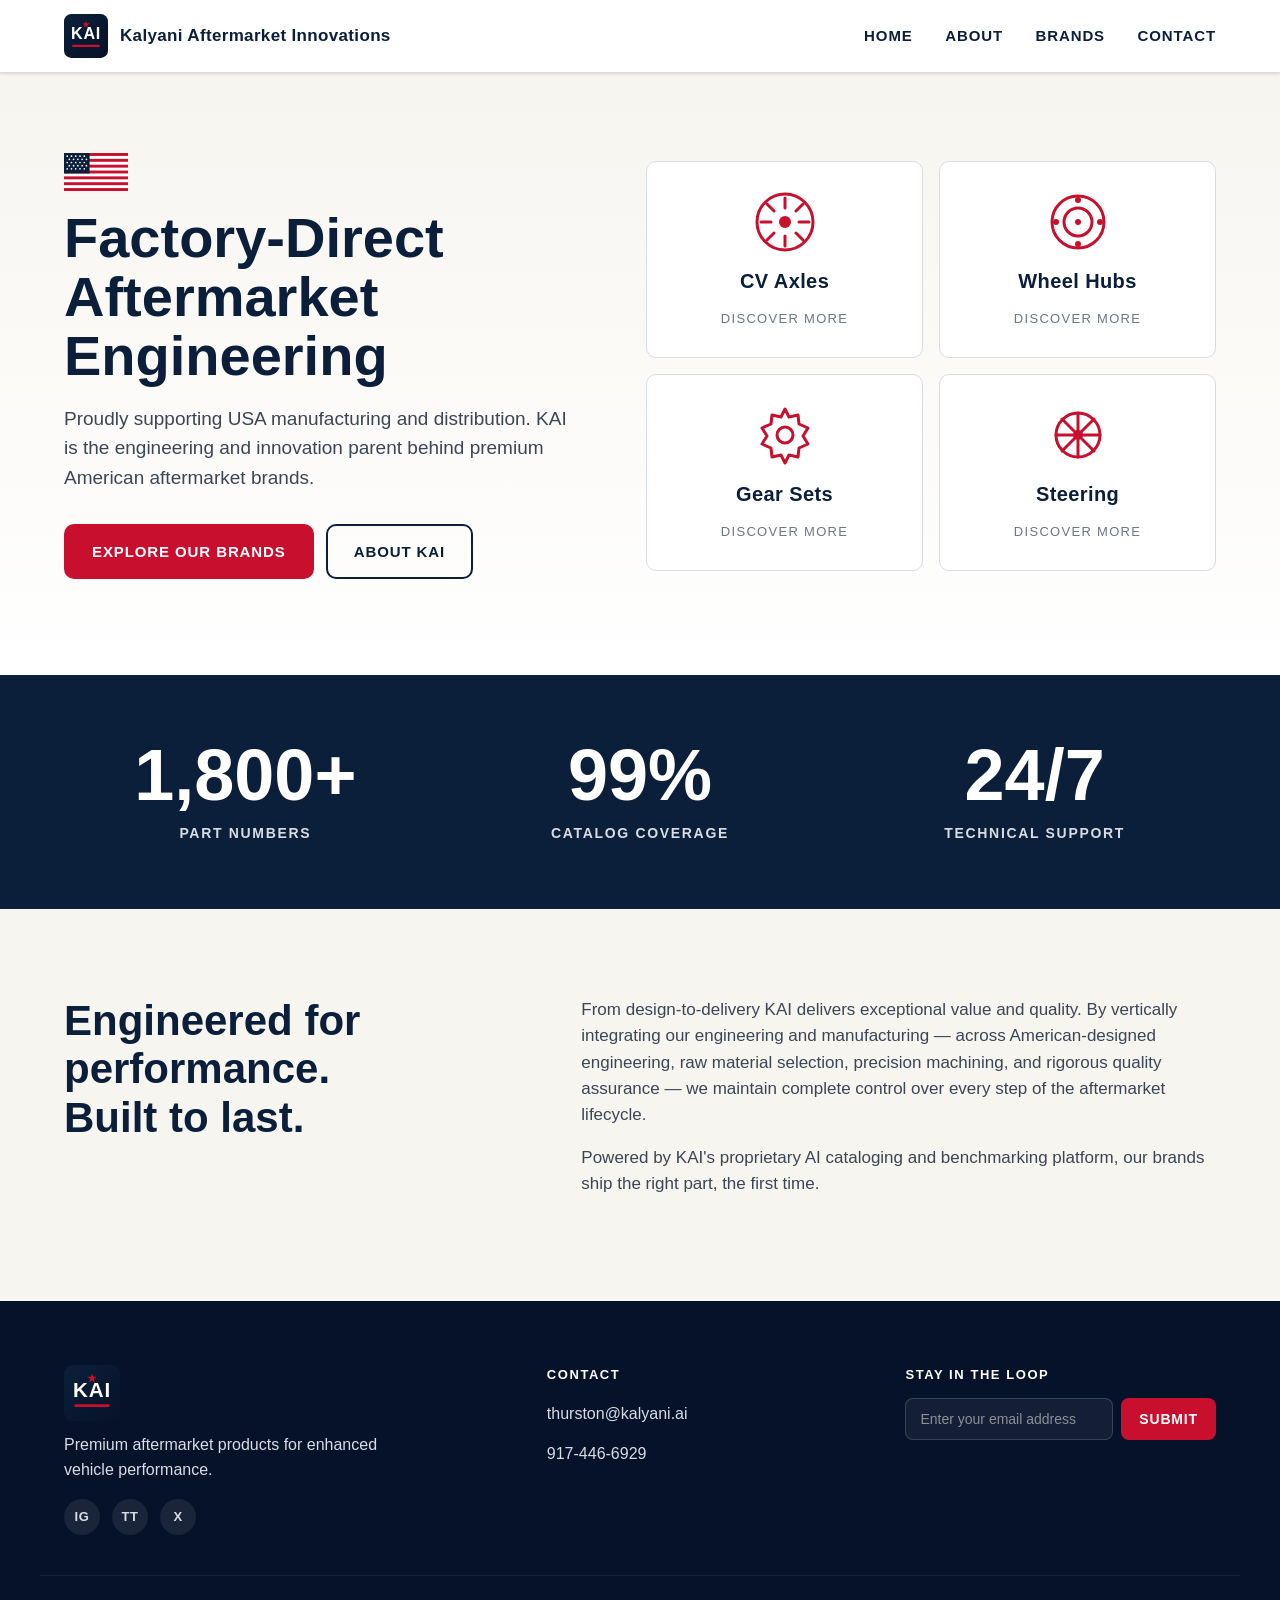
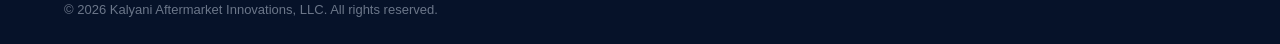
<file: index.html>
<!DOCTYPE html>
<html lang="en">
<head>
<meta charset="UTF-8" />
<meta name="viewport" content="width=device-width, initial-scale=1.0" />
<title>Kalyani Aftermarket Innovations | Factory-Direct Aftermarket Engineering</title>
<meta name="description" content="KAI — Kalyani Aftermarket Innovations. Vertically integrated engineering, manufacturing, and AI-powered cataloging behind premium American aftermarket brands." />
<link rel="icon" type="image/svg+xml" href="assets/favicon.svg" />
<link rel="stylesheet" href="styles.css" />
</head>
<body>

<header class="site-header">
  <div class="container nav">
    <a class="brand" href="/">
      <img src="assets/logo.svg" alt="KAI — Kalyani Aftermarket Innovations" class="brand-mark" />
      <span class="brand-text">Kalyani Aftermarket Innovations</span>
    </a>
    <nav class="primary-nav" aria-label="Primary">
      <a href="/">Home</a>
      <a href="/about.html">About</a>
      <a href="/brands.html">Brands</a>
      <a href="/contact.html">Contact</a>
    </nav>
  </div>
</header>

<section class="hero">
  <div class="container hero-grid">
    <div class="hero-copy">
      <img src="assets/flag.svg" alt="" class="flag" aria-hidden="true" />
      <h1>Factory-Direct Aftermarket Engineering</h1>
      <p class="lede">Proudly supporting USA manufacturing and distribution. KAI is the engineering and innovation parent behind premium American aftermarket brands.</p>
      <div class="cta-row">
        <a class="btn btn-primary" href="/brands.html">Explore Our Brands</a>
        <a class="btn btn-ghost" href="/about.html">About KAI</a>
      </div>
    </div>
    <div class="product-grid">
      <a class="product-card" href="/brands.html">
        <div class="product-icon" aria-hidden="true">
          <svg viewBox="0 0 64 64" fill="none" xmlns="http://www.w3.org/2000/svg"><circle cx="32" cy="32" r="28" stroke="currentColor" stroke-width="3"/><circle cx="32" cy="32" r="6" fill="currentColor"/><path d="M32 8v10M32 46v10M8 32h10M46 32h10M14 14l7 7M43 43l7 7M14 50l7-7M43 21l7-7" stroke="currentColor" stroke-width="3" stroke-linecap="round"/></svg>
        </div>
        <h3>CV Axles</h3>
        <p>Discover More</p>
      </a>
      <a class="product-card" href="/brands.html">
        <div class="product-icon" aria-hidden="true">
          <svg viewBox="0 0 64 64" fill="none" xmlns="http://www.w3.org/2000/svg"><circle cx="32" cy="32" r="26" stroke="currentColor" stroke-width="3"/><circle cx="32" cy="32" r="14" stroke="currentColor" stroke-width="3"/><circle cx="32" cy="32" r="3" fill="currentColor"/><circle cx="32" cy="10" r="3" fill="currentColor"/><circle cx="32" cy="54" r="3" fill="currentColor"/><circle cx="10" cy="32" r="3" fill="currentColor"/><circle cx="54" cy="32" r="3" fill="currentColor"/></svg>
        </div>
        <h3>Wheel Hubs</h3>
        <p>Discover More</p>
      </a>
      <a class="product-card" href="/brands.html">
        <div class="product-icon" aria-hidden="true">
          <svg viewBox="0 0 64 64" fill="none" xmlns="http://www.w3.org/2000/svg"><path d="M32 6l4 8 9-2 1 9 9 4-5 8 5 8-9 4-1 9-9-2-4 8-4-8-9 2-1-9-9-4 5-8-5-8 9-4 1-9 9 2z" stroke="currentColor" stroke-width="3" stroke-linejoin="round"/><circle cx="32" cy="32" r="8" stroke="currentColor" stroke-width="3"/></svg>
        </div>
        <h3>Gear Sets</h3>
        <p>Discover More</p>
      </a>
      <a class="product-card" href="/brands.html">
        <div class="product-icon" aria-hidden="true">
          <svg viewBox="0 0 64 64" fill="none" xmlns="http://www.w3.org/2000/svg"><circle cx="32" cy="32" r="22" stroke="currentColor" stroke-width="3"/><path d="M32 10v44M10 32h44M16 16l32 32M48 16L16 48" stroke="currentColor" stroke-width="3" stroke-linecap="round"/><circle cx="32" cy="32" r="5" fill="currentColor"/></svg>
        </div>
        <h3>Steering</h3>
        <p>Discover More</p>
      </a>
    </div>
  </div>
</section>

<section class="stats">
  <div class="container">
    <div class="stats-grid">
      <div class="stat">
        <div class="stat-num">1,800+</div>
        <div class="stat-label">Part Numbers</div>
      </div>
      <div class="stat">
        <div class="stat-num">99%</div>
        <div class="stat-label">Catalog Coverage</div>
      </div>
      <div class="stat">
        <div class="stat-num">24/7</div>
        <div class="stat-label">Technical Support</div>
      </div>
    </div>
  </div>
</section>

<section class="pitch">
  <div class="container pitch-grid">
    <div>
      <h2>Engineered for performance.<br />Built to last.</h2>
    </div>
    <div>
      <p>From design-to-delivery KAI delivers exceptional value and quality. By vertically integrating our engineering and manufacturing — across American-designed engineering, raw material selection, precision machining, and rigorous quality assurance — we maintain complete control over every step of the aftermarket lifecycle.</p>
      <p>Powered by KAI's proprietary AI cataloging and benchmarking platform, our brands ship the right part, the first time.</p>
    </div>
  </div>
</section>

<footer class="site-footer">
  <div class="container footer-grid">
    <div>
      <img src="assets/logo.svg" alt="KAI" class="brand-mark" />
      <p class="footer-tag">Premium aftermarket products for enhanced vehicle performance.</p>
      <div class="socials">
        <a href="https://www.instagram.com/" aria-label="Instagram">IG</a>
        <a href="https://tiktok.com/" aria-label="TikTok">TT</a>
        <a href="https://x.com/" aria-label="X">X</a>
      </div>
    </div>
    <div>
      <h4>Contact</h4>
      <p><a href="mailto:thurston@kalyani.ai">thurston@kalyani.ai</a></p>
      <p><a href="tel:+19174466929">917-446-6929</a></p>
    </div>
    <div>
      <h4>Stay in the loop</h4>
      <form class="signup" onsubmit="event.preventDefault(); this.querySelector('button').textContent='Thanks!';">
        <input type="email" placeholder="Enter your email address" required />
        <button type="submit">Submit</button>
      </form>
    </div>
  </div>
  <div class="container copyright">© <span id="yr"></span> Kalyani Aftermarket Innovations, LLC. All rights reserved.</div>
</footer>

<script>document.getElementById('yr').textContent = new Date().getFullYear();</script>
</body>
</html>
</file>
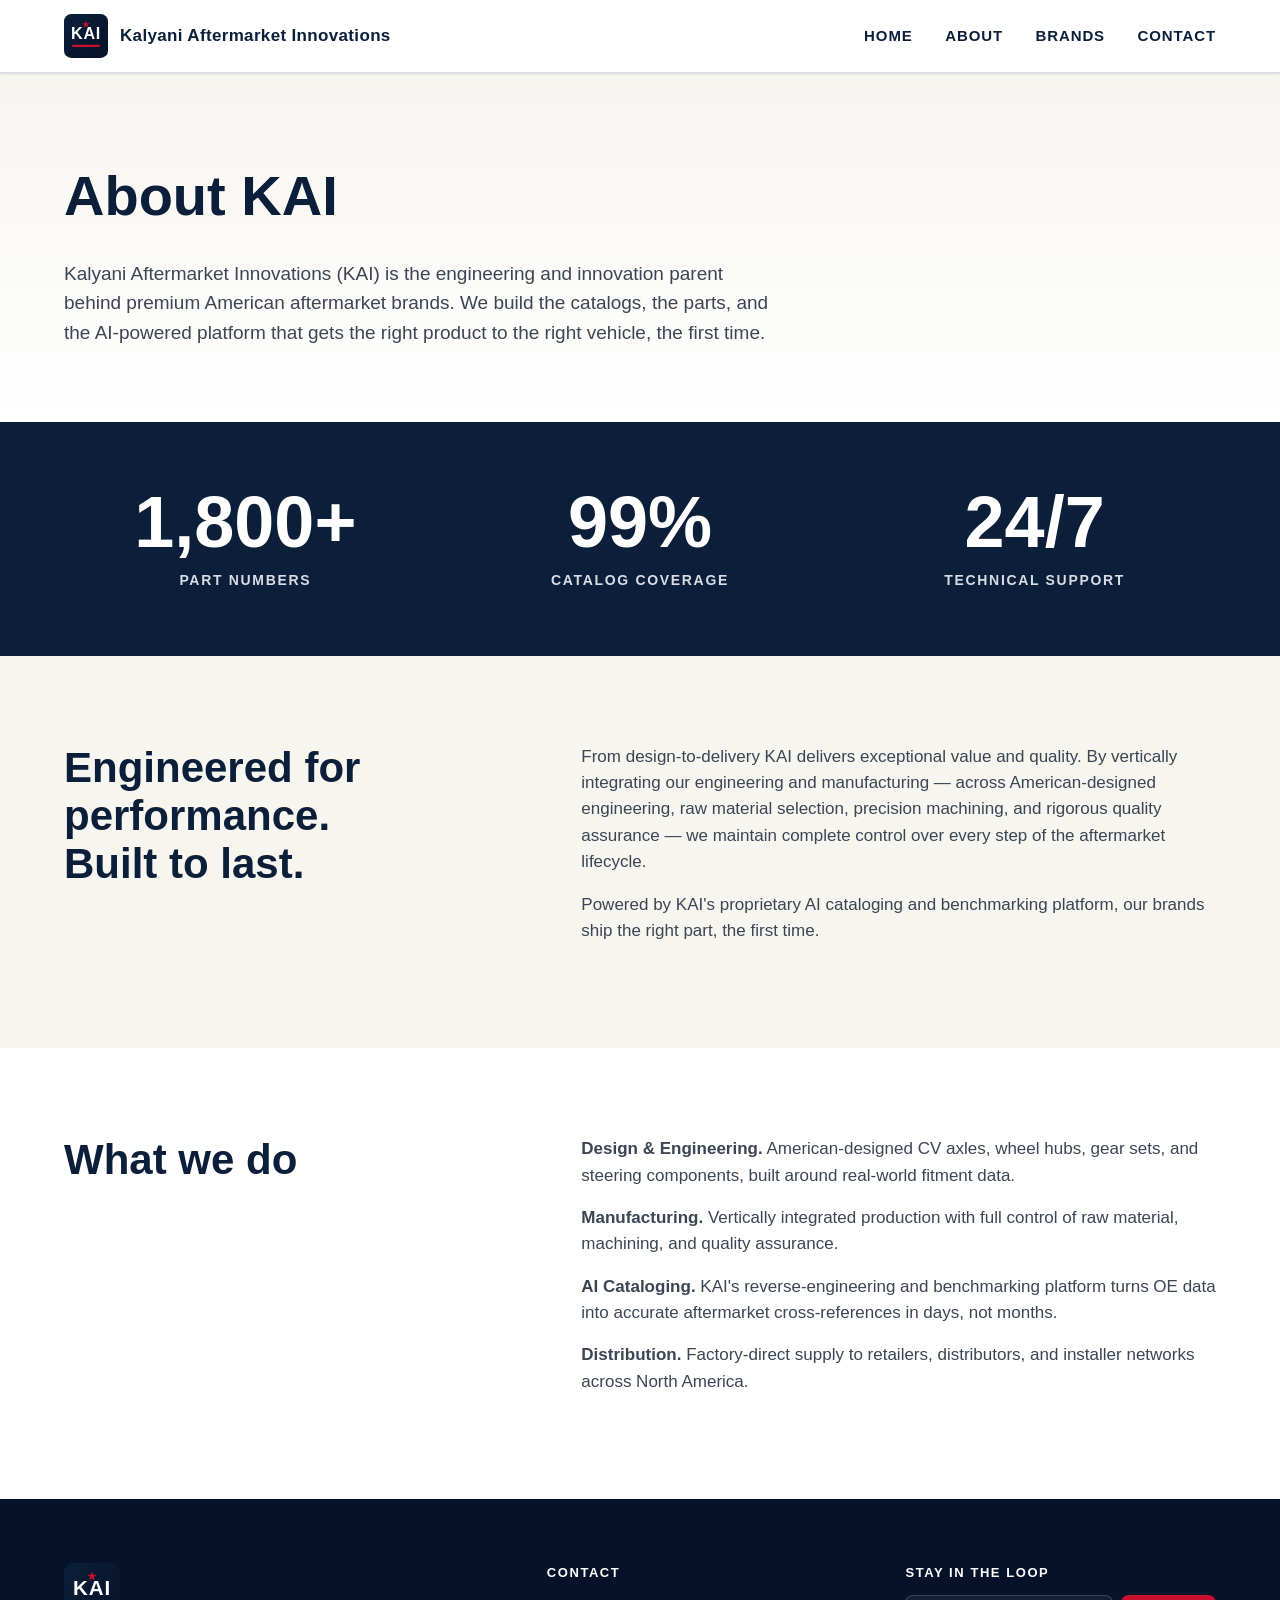
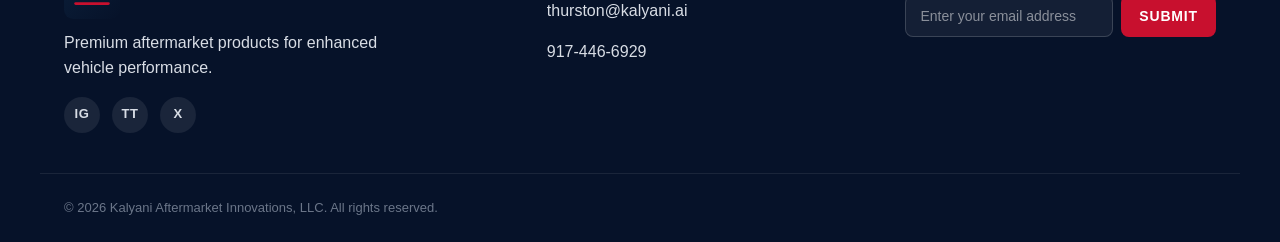
<file: about.html>
<!DOCTYPE html>
<html lang="en">
<head>
<meta charset="UTF-8" />
<meta name="viewport" content="width=device-width, initial-scale=1.0" />
<title>About | Kalyani Aftermarket Innovations</title>
<meta name="description" content="KAI is the engineering and innovation parent behind premium American aftermarket brands. Vertically integrated from design to delivery." />
<link rel="icon" type="image/svg+xml" href="assets/favicon.svg" />
<link rel="stylesheet" href="styles.css" />
</head>
<body>

<header class="site-header">
  <div class="container nav">
    <a class="brand" href="/">
      <img src="assets/logo.svg" alt="KAI" class="brand-mark" />
      <span class="brand-text">Kalyani Aftermarket Innovations</span>
    </a>
    <nav class="primary-nav" aria-label="Primary">
      <a href="/">Home</a>
      <a href="/about.html">About</a>
      <a href="/brands.html">Brands</a>
      <a href="/contact.html">Contact</a>
    </nav>
  </div>
</header>

<section class="page-hero">
  <div class="container">
    <h1>About KAI</h1>
    <p>Kalyani Aftermarket Innovations (KAI) is the engineering and innovation parent behind premium American aftermarket brands. We build the catalogs, the parts, and the AI-powered platform that gets the right product to the right vehicle, the first time.</p>
  </div>
</section>

<section class="stats">
  <div class="container">
    <div class="stats-grid">
      <div class="stat">
        <div class="stat-num">1,800+</div>
        <div class="stat-label">Part Numbers</div>
      </div>
      <div class="stat">
        <div class="stat-num">99%</div>
        <div class="stat-label">Catalog Coverage</div>
      </div>
      <div class="stat">
        <div class="stat-num">24/7</div>
        <div class="stat-label">Technical Support</div>
      </div>
    </div>
  </div>
</section>

<section class="pitch">
  <div class="container pitch-grid">
    <div>
      <h2>Engineered for performance.<br />Built to last.</h2>
    </div>
    <div>
      <p>From design-to-delivery KAI delivers exceptional value and quality. By vertically integrating our engineering and manufacturing — across American-designed engineering, raw material selection, precision machining, and rigorous quality assurance — we maintain complete control over every step of the aftermarket lifecycle.</p>
      <p>Powered by KAI's proprietary AI cataloging and benchmarking platform, our brands ship the right part, the first time.</p>
    </div>
  </div>
</section>

<section class="pitch" style="background: var(--white);">
  <div class="container pitch-grid">
    <div>
      <h2>What we do</h2>
    </div>
    <div>
      <p><strong>Design &amp; Engineering.</strong> American-designed CV axles, wheel hubs, gear sets, and steering components, built around real-world fitment data.</p>
      <p><strong>Manufacturing.</strong> Vertically integrated production with full control of raw material, machining, and quality assurance.</p>
      <p><strong>AI Cataloging.</strong> KAI's reverse-engineering and benchmarking platform turns OE data into accurate aftermarket cross-references in days, not months.</p>
      <p><strong>Distribution.</strong> Factory-direct supply to retailers, distributors, and installer networks across North America.</p>
    </div>
  </div>
</section>

<footer class="site-footer">
  <div class="container footer-grid">
    <div>
      <img src="assets/logo.svg" alt="KAI" class="brand-mark" />
      <p class="footer-tag">Premium aftermarket products for enhanced vehicle performance.</p>
      <div class="socials">
        <a href="https://www.instagram.com/" aria-label="Instagram">IG</a>
        <a href="https://tiktok.com/" aria-label="TikTok">TT</a>
        <a href="https://x.com/" aria-label="X">X</a>
      </div>
    </div>
    <div>
      <h4>Contact</h4>
      <p><a href="mailto:thurston@kalyani.ai">thurston@kalyani.ai</a></p>
      <p><a href="tel:+19174466929">917-446-6929</a></p>
    </div>
    <div>
      <h4>Stay in the loop</h4>
      <form class="signup" onsubmit="event.preventDefault(); this.querySelector('button').textContent='Thanks!';">
        <input type="email" placeholder="Enter your email address" required />
        <button type="submit">Submit</button>
      </form>
    </div>
  </div>
  <div class="container copyright">© <span id="yr"></span> Kalyani Aftermarket Innovations, LLC. All rights reserved.</div>
</footer>

<script>document.getElementById('yr').textContent = new Date().getFullYear();</script>
</body>
</html>
</file>
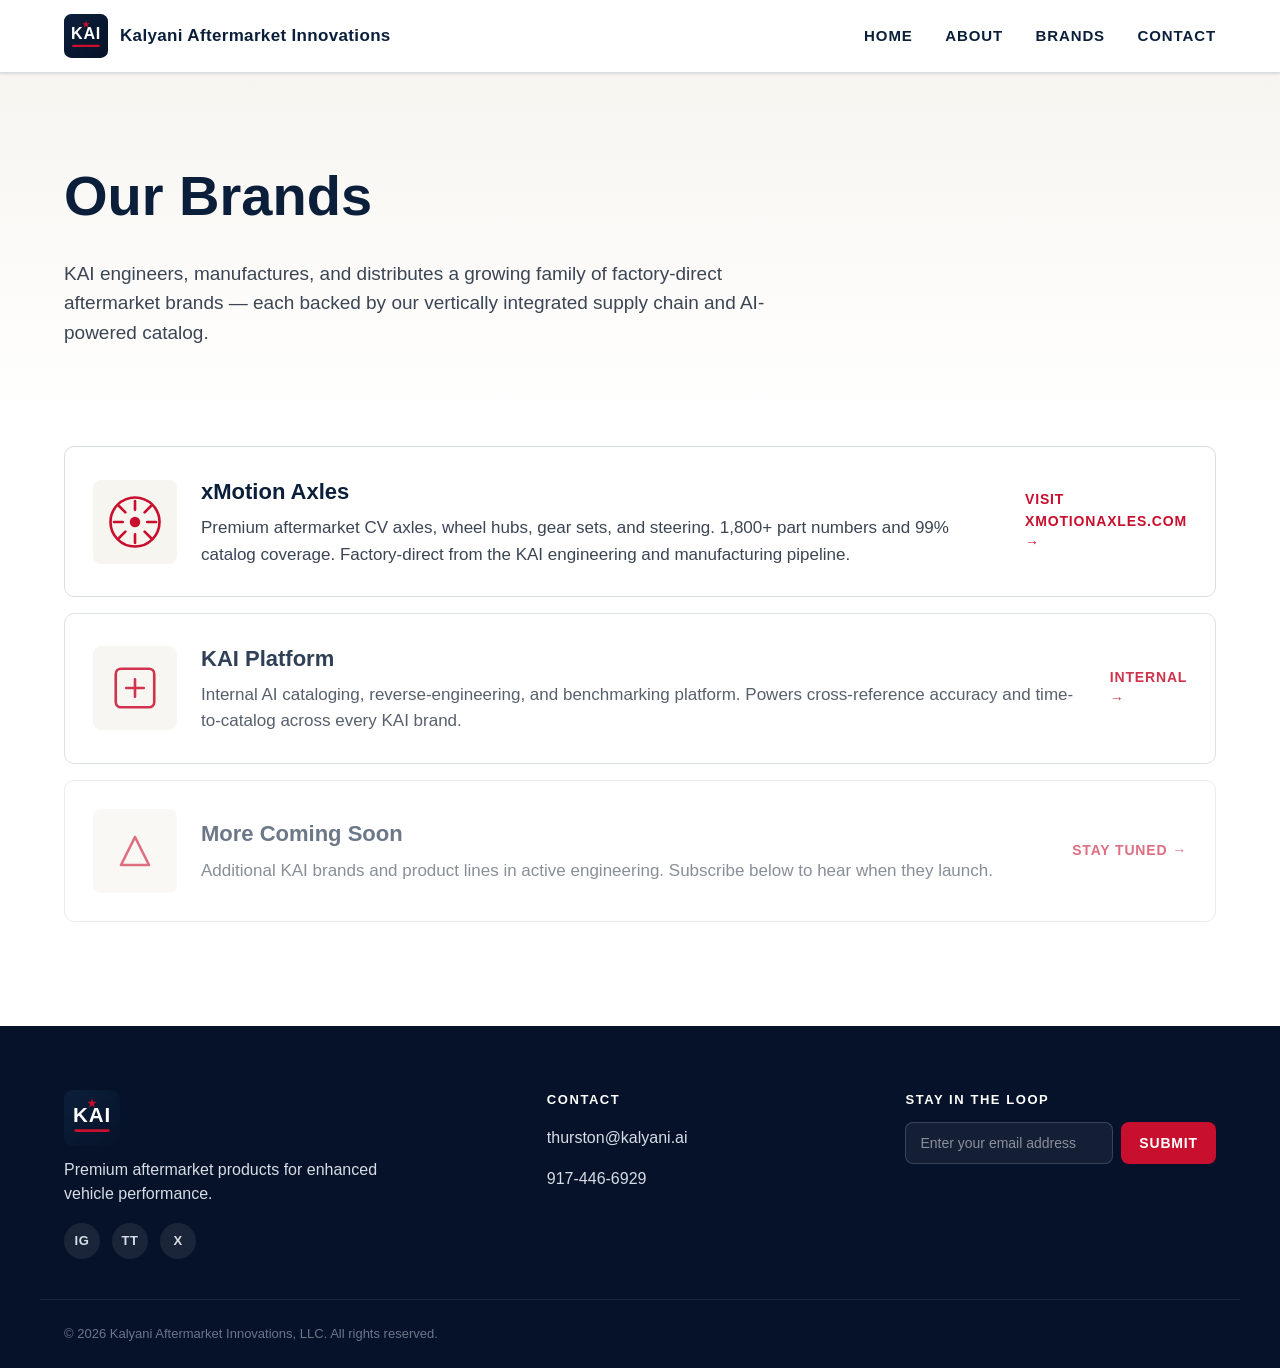
<file: brands.html>
<!DOCTYPE html>
<html lang="en">
<head>
<meta charset="UTF-8" />
<meta name="viewport" content="width=device-width, initial-scale=1.0" />
<title>Brands | Kalyani Aftermarket Innovations</title>
<meta name="description" content="Premium American aftermarket brands engineered and supplied by KAI. xMotion Axles and emerging product lines." />
<link rel="icon" type="image/svg+xml" href="assets/favicon.svg" />
<link rel="stylesheet" href="styles.css" />
</head>
<body>

<header class="site-header">
  <div class="container nav">
    <a class="brand" href="/">
      <img src="assets/logo.svg" alt="KAI" class="brand-mark" />
      <span class="brand-text">Kalyani Aftermarket Innovations</span>
    </a>
    <nav class="primary-nav" aria-label="Primary">
      <a href="/">Home</a>
      <a href="/about.html">About</a>
      <a href="/brands.html">Brands</a>
      <a href="/contact.html">Contact</a>
    </nav>
  </div>
</header>

<section class="page-hero">
  <div class="container">
    <h1>Our Brands</h1>
    <p>KAI engineers, manufactures, and distributes a growing family of factory-direct aftermarket brands — each backed by our vertically integrated supply chain and AI-powered catalog.</p>
  </div>
</section>

<section class="pitch" style="background: var(--white); padding-top: 24px;">
  <div class="container">

    <a class="brand-card" href="https://www.xmotionaxles.com" target="_blank" rel="noopener">
      <div class="b-mark">
        <svg viewBox="0 0 64 64" fill="none" xmlns="http://www.w3.org/2000/svg"><circle cx="32" cy="32" r="28" stroke="currentColor" stroke-width="3"/><circle cx="32" cy="32" r="6" fill="currentColor"/><path d="M32 8v10M32 46v10M8 32h10M46 32h10M14 14l7 7M43 43l7 7M14 50l7-7M43 21l7-7" stroke="currentColor" stroke-width="3" stroke-linecap="round"/></svg>
      </div>
      <div>
        <h3>xMotion Axles</h3>
        <p>Premium aftermarket CV axles, wheel hubs, gear sets, and steering. 1,800+ part numbers and 99% catalog coverage. Factory-direct from the KAI engineering and manufacturing pipeline.</p>
      </div>
      <span class="b-link">Visit xmotionaxles.com →</span>
    </a>

    <div class="brand-card" style="opacity:.85">
      <div class="b-mark">
        <svg viewBox="0 0 64 64" fill="none" xmlns="http://www.w3.org/2000/svg"><rect x="10" y="10" width="44" height="44" rx="6" stroke="currentColor" stroke-width="3"/><path d="M22 32h20M32 22v20" stroke="currentColor" stroke-width="3" stroke-linecap="round"/></svg>
      </div>
      <div>
        <h3>KAI Platform</h3>
        <p>Internal AI cataloging, reverse-engineering, and benchmarking platform. Powers cross-reference accuracy and time-to-catalog across every KAI brand.</p>
      </div>
      <span class="b-link">Internal →</span>
    </div>

    <div class="brand-card" style="opacity:.6">
      <div class="b-mark">
        <svg viewBox="0 0 64 64" fill="none" xmlns="http://www.w3.org/2000/svg"><path d="M16 48l16-32 16 32H16z" stroke="currentColor" stroke-width="3" stroke-linejoin="round"/></svg>
      </div>
      <div>
        <h3>More Coming Soon</h3>
        <p>Additional KAI brands and product lines in active engineering. Subscribe below to hear when they launch.</p>
      </div>
      <span class="b-link">Stay tuned →</span>
    </div>

  </div>
</section>

<footer class="site-footer">
  <div class="container footer-grid">
    <div>
      <img src="assets/logo.svg" alt="KAI" class="brand-mark" />
      <p class="footer-tag">Premium aftermarket products for enhanced vehicle performance.</p>
      <div class="socials">
        <a href="https://www.instagram.com/" aria-label="Instagram">IG</a>
        <a href="https://tiktok.com/" aria-label="TikTok">TT</a>
        <a href="https://x.com/" aria-label="X">X</a>
      </div>
    </div>
    <div>
      <h4>Contact</h4>
      <p><a href="mailto:thurston@kalyani.ai">thurston@kalyani.ai</a></p>
      <p><a href="tel:+19174466929">917-446-6929</a></p>
    </div>
    <div>
      <h4>Stay in the loop</h4>
      <form class="signup" onsubmit="event.preventDefault(); this.querySelector('button').textContent='Thanks!';">
        <input type="email" placeholder="Enter your email address" required />
        <button type="submit">Submit</button>
      </form>
    </div>
  </div>
  <div class="container copyright">© <span id="yr"></span> Kalyani Aftermarket Innovations, LLC. All rights reserved.</div>
</footer>

<script>document.getElementById('yr').textContent = new Date().getFullYear();</script>
</body>
</html>
</file>
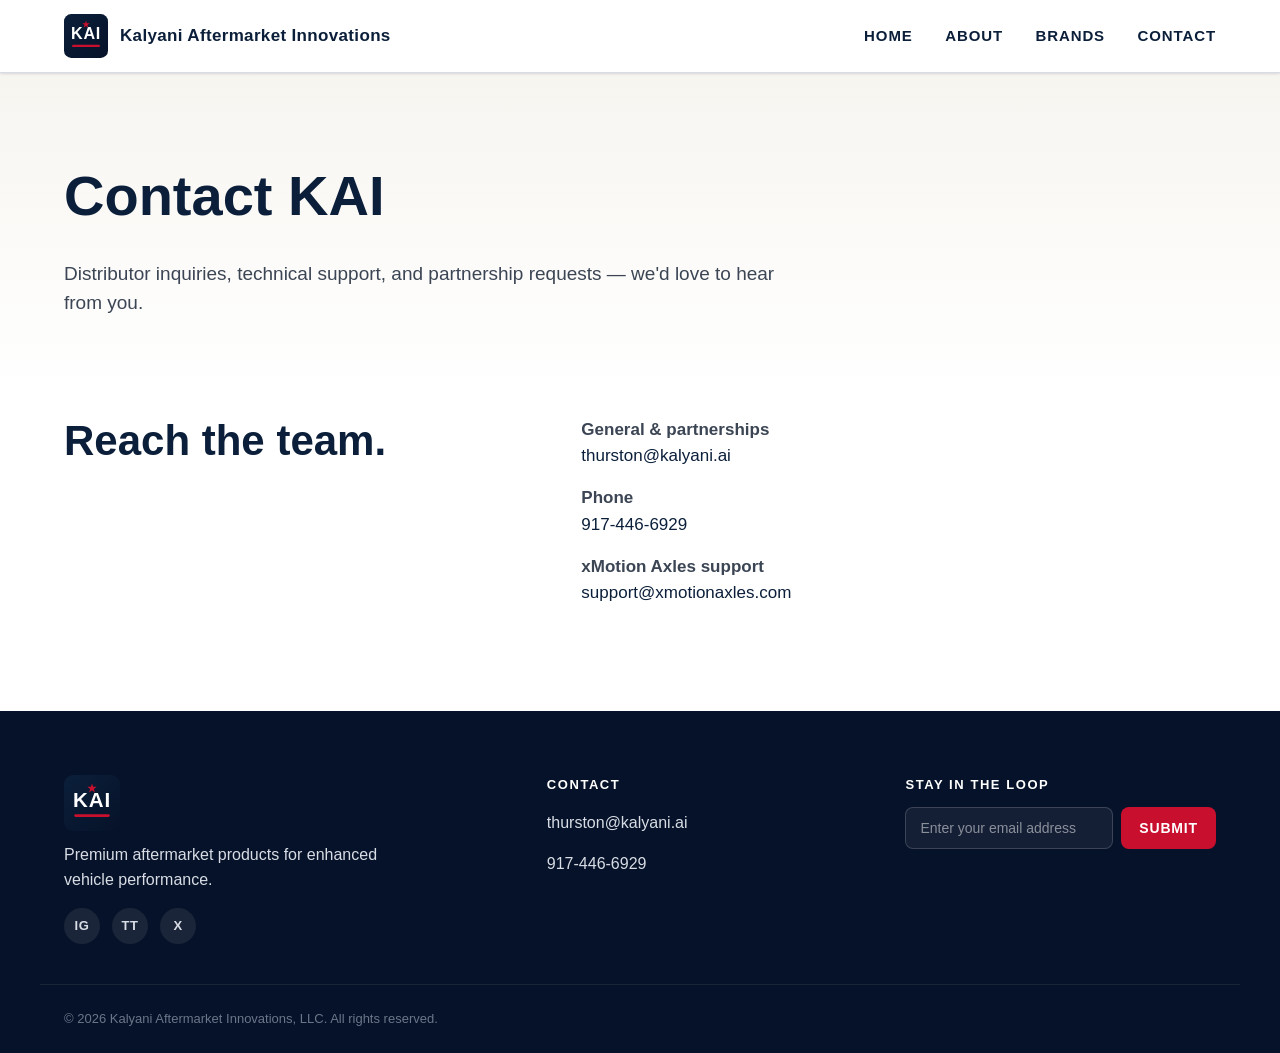
<file: contact.html>
<!DOCTYPE html>
<html lang="en">
<head>
<meta charset="UTF-8" />
<meta name="viewport" content="width=device-width, initial-scale=1.0" />
<title>Contact | Kalyani Aftermarket Innovations</title>
<meta name="description" content="Get in touch with KAI — Kalyani Aftermarket Innovations." />
<link rel="icon" type="image/svg+xml" href="assets/favicon.svg" />
<link rel="stylesheet" href="styles.css" />
</head>
<body>

<header class="site-header">
  <div class="container nav">
    <a class="brand" href="/">
      <img src="assets/logo.svg" alt="KAI" class="brand-mark" />
      <span class="brand-text">Kalyani Aftermarket Innovations</span>
    </a>
    <nav class="primary-nav" aria-label="Primary">
      <a href="/">Home</a>
      <a href="/about.html">About</a>
      <a href="/brands.html">Brands</a>
      <a href="/contact.html">Contact</a>
    </nav>
  </div>
</header>

<section class="page-hero">
  <div class="container">
    <h1>Contact KAI</h1>
    <p>Distributor inquiries, technical support, and partnership requests — we'd love to hear from you.</p>
  </div>
</section>

<section class="pitch" style="background: var(--white); padding-top: 24px;">
  <div class="container pitch-grid">
    <div>
      <h2>Reach the team.</h2>
    </div>
    <div>
      <p><strong>General &amp; partnerships</strong><br /><a href="mailto:thurston@kalyani.ai">thurston@kalyani.ai</a></p>
      <p><strong>Phone</strong><br /><a href="tel:+19174466929">917-446-6929</a></p>
      <p><strong>xMotion Axles support</strong><br /><a href="mailto:support@xmotionaxles.com">support@xmotionaxles.com</a></p>
    </div>
  </div>
</section>

<footer class="site-footer">
  <div class="container footer-grid">
    <div>
      <img src="assets/logo.svg" alt="KAI" class="brand-mark" />
      <p class="footer-tag">Premium aftermarket products for enhanced vehicle performance.</p>
      <div class="socials">
        <a href="https://www.instagram.com/" aria-label="Instagram">IG</a>
        <a href="https://tiktok.com/" aria-label="TikTok">TT</a>
        <a href="https://x.com/" aria-label="X">X</a>
      </div>
    </div>
    <div>
      <h4>Contact</h4>
      <p><a href="mailto:thurston@kalyani.ai">thurston@kalyani.ai</a></p>
      <p><a href="tel:+19174466929">917-446-6929</a></p>
    </div>
    <div>
      <h4>Stay in the loop</h4>
      <form class="signup" onsubmit="event.preventDefault(); this.querySelector('button').textContent='Thanks!';">
        <input type="email" placeholder="Enter your email address" required />
        <button type="submit">Submit</button>
      </form>
    </div>
  </div>
  <div class="container copyright">© <span id="yr"></span> Kalyani Aftermarket Innovations, LLC. All rights reserved.</div>
</footer>

<script>document.getElementById('yr').textContent = new Date().getFullYear();</script>
</body>
</html>
</file>
<file: styles.css>
/* KAI - Kalyani Aftermarket Innovations
   Brand: navy + red + white (American patriotic factory-direct vibe) */

:root {
  --navy: #0b1f3a;
  --navy-deep: #061229;
  --red: #c8102e;
  --red-deep: #9c0c23;
  --white: #ffffff;
  --cream: #f7f5f0;
  --steel: #2a3b54;
  --silver: #d8dde5;
  --gray-700: #3b4554;
  --gray-500: #6b7689;
  --gray-300: #c8cdd6;
  --max: 1200px;
  --radius: 10px;
  --shadow-sm: 0 1px 3px rgba(11,31,58,.08), 0 1px 2px rgba(11,31,58,.06);
  --shadow-md: 0 6px 18px rgba(11,31,58,.12);
  --font: 'Helvetica Neue', Arial, system-ui, -apple-system, 'Segoe UI', Roboto, sans-serif;
}

* { box-sizing: border-box; }
html, body { margin: 0; padding: 0; }
body {
  font-family: var(--font);
  color: var(--navy);
  background: var(--white);
  line-height: 1.55;
  -webkit-font-smoothing: antialiased;
}

a { color: var(--navy); text-decoration: none; }
a:hover { color: var(--red); }

img { max-width: 100%; display: block; }

.container { max-width: var(--max); margin: 0 auto; padding: 0 24px; }

/* ---------- Header / Nav ---------- */
.site-header {
  background: var(--white);
  border-bottom: 1px solid var(--silver);
  position: sticky;
  top: 0;
  z-index: 100;
  box-shadow: var(--shadow-sm);
}
.nav {
  display: flex;
  align-items: center;
  justify-content: space-between;
  height: 72px;
}
.brand { display: flex; align-items: center; gap: 12px; }
.brand-mark { width: 44px; height: 44px; }
.brand-text {
  font-weight: 800;
  letter-spacing: 0.02em;
  font-size: 17px;
  color: var(--navy);
}
.primary-nav a {
  margin-left: 28px;
  font-weight: 600;
  font-size: 15px;
  text-transform: uppercase;
  letter-spacing: 0.06em;
}

/* ---------- Hero ---------- */
.hero {
  background: linear-gradient(180deg, var(--cream) 0%, var(--white) 100%);
  padding: 80px 0 96px;
}
.hero-grid {
  display: grid;
  grid-template-columns: 1fr 1.1fr;
  gap: 64px;
  align-items: center;
}
.hero-copy .flag { width: 64px; height: auto; margin-bottom: 18px; }
.hero h1 {
  font-size: clamp(36px, 5vw, 56px);
  font-weight: 800;
  line-height: 1.05;
  margin: 0 0 18px;
  color: var(--navy);
}
.hero .lede {
  font-size: 19px;
  color: var(--gray-700);
  margin: 0 0 32px;
  max-width: 520px;
}
.cta-row { display: flex; gap: 12px; flex-wrap: wrap; }
.btn {
  display: inline-block;
  padding: 14px 26px;
  border-radius: var(--radius);
  font-weight: 700;
  font-size: 15px;
  text-transform: uppercase;
  letter-spacing: 0.06em;
  transition: transform .15s ease, box-shadow .15s ease, background .15s ease, color .15s ease;
  border: 2px solid transparent;
}
.btn-primary {
  background: var(--red);
  color: var(--white);
  border-color: var(--red);
}
.btn-primary:hover { background: var(--red-deep); color: var(--white); transform: translateY(-1px); box-shadow: var(--shadow-md); }
.btn-ghost {
  background: transparent;
  color: var(--navy);
  border-color: var(--navy);
}
.btn-ghost:hover { background: var(--navy); color: var(--white); }

/* ---------- Product cards ---------- */
.product-grid {
  display: grid;
  grid-template-columns: 1fr 1fr;
  gap: 16px;
}
.product-card {
  background: var(--white);
  border: 1px solid var(--silver);
  border-radius: var(--radius);
  padding: 28px 22px;
  text-align: center;
  display: flex;
  flex-direction: column;
  align-items: center;
  gap: 12px;
  transition: transform .2s ease, box-shadow .2s ease, border-color .2s ease;
  color: var(--navy);
}
.product-card:hover {
  transform: translateY(-4px);
  box-shadow: var(--shadow-md);
  border-color: var(--red);
  color: var(--navy);
}
.product-icon {
  width: 64px; height: 64px;
  color: var(--red);
}
.product-icon svg { width: 100%; height: 100%; }
.product-card h3 { margin: 0; font-size: 20px; font-weight: 800; letter-spacing: 0.02em; }
.product-card p {
  margin: 0;
  font-size: 13px;
  color: var(--gray-500);
  text-transform: uppercase;
  letter-spacing: 0.1em;
}

/* ---------- Stats ---------- */
.stats {
  background: var(--navy);
  color: var(--white);
  padding: 64px 0;
}
.stats-grid {
  display: grid;
  grid-template-columns: repeat(3, 1fr);
  gap: 32px;
  text-align: center;
}
.stat-num {
  font-size: clamp(48px, 6vw, 72px);
  font-weight: 800;
  color: var(--white);
  line-height: 1;
}
.stat-label {
  text-transform: uppercase;
  letter-spacing: 0.12em;
  font-size: 14px;
  font-weight: 600;
  color: var(--silver);
  margin-top: 12px;
}

/* ---------- Pitch ---------- */
.pitch {
  background: var(--cream);
  padding: 88px 0;
}
.pitch-grid {
  display: grid;
  grid-template-columns: 1fr 1.4fr;
  gap: 64px;
  align-items: start;
}
.pitch h2 {
  font-size: clamp(28px, 3.6vw, 42px);
  font-weight: 800;
  margin: 0;
  color: var(--navy);
  line-height: 1.15;
}
.pitch p {
  font-size: 17px;
  color: var(--gray-700);
  margin: 0 0 16px;
}

/* ---------- Footer ---------- */
.site-footer {
  background: var(--navy-deep);
  color: var(--silver);
  padding: 64px 0 24px;
}
.site-footer a { color: var(--silver); }
.site-footer a:hover { color: var(--white); }
.footer-grid {
  display: grid;
  grid-template-columns: 1.4fr 1fr 1fr;
  gap: 48px;
  padding-bottom: 40px;
  border-bottom: 1px solid rgba(255,255,255,.08);
}
.footer-grid .brand-mark { width: 56px; height: 56px; margin-bottom: 12px; }
.footer-tag { color: var(--silver); margin: 0 0 16px; max-width: 320px; }
.socials { display: flex; gap: 12px; }
.socials a {
  width: 36px; height: 36px;
  display: inline-flex; align-items: center; justify-content: center;
  border-radius: 50%;
  background: rgba(255,255,255,.08);
  font-weight: 700;
  font-size: 13px;
  letter-spacing: 0.04em;
}
.socials a:hover { background: var(--red); color: var(--white); }
.site-footer h4 {
  margin: 0 0 12px;
  font-size: 13px;
  text-transform: uppercase;
  letter-spacing: 0.12em;
  color: var(--white);
}
.signup { display: flex; gap: 8px; }
.signup input {
  flex: 1;
  padding: 12px 14px;
  border-radius: 8px;
  border: 1px solid rgba(255,255,255,.16);
  background: rgba(255,255,255,.06);
  color: var(--white);
  font-size: 14px;
}
.signup input::placeholder { color: rgba(255,255,255,.5); }
.signup button {
  padding: 12px 18px;
  border-radius: 8px;
  border: 0;
  background: var(--red);
  color: var(--white);
  font-weight: 700;
  font-size: 14px;
  cursor: pointer;
  text-transform: uppercase;
  letter-spacing: 0.06em;
}
.signup button:hover { background: var(--red-deep); }
.copyright {
  margin-top: 24px;
  font-size: 13px;
  color: var(--gray-500);
}

/* ---------- About / Brands page hero ---------- */
.page-hero {
  background: linear-gradient(180deg, var(--cream) 0%, var(--white) 100%);
  padding: 80px 0 56px;
}
.page-hero h1 {
  font-size: clamp(36px, 5vw, 56px);
  font-weight: 800;
  margin: 0 0 16px;
  color: var(--navy);
}
.page-hero p {
  font-size: 19px;
  color: var(--gray-700);
  max-width: 720px;
}

/* Brand cards */
.brand-card {
  display: flex;
  gap: 24px;
  align-items: center;
  background: var(--white);
  border: 1px solid var(--silver);
  border-radius: var(--radius);
  padding: 28px;
  margin-bottom: 16px;
  transition: box-shadow .2s ease, border-color .2s ease;
}
.brand-card:hover { border-color: var(--red); box-shadow: var(--shadow-md); }
.brand-card .b-mark {
  width: 84px; height: 84px;
  flex: 0 0 auto;
  border-radius: 8px;
  background: var(--cream);
  display: flex; align-items: center; justify-content: center;
  color: var(--red);
}
.brand-card .b-mark svg { width: 56px; height: 56px; }
.brand-card h3 { margin: 0 0 6px; font-size: 22px; }
.brand-card p { margin: 0; color: var(--gray-700); }
.brand-card .b-link {
  margin-left: auto;
  font-weight: 700;
  text-transform: uppercase;
  letter-spacing: 0.06em;
  font-size: 14px;
  color: var(--red);
}

/* ---------- Responsive ---------- */
@media (max-width: 900px) {
  .hero { padding: 56px 0 64px; }
  .hero-grid, .pitch-grid, .footer-grid { grid-template-columns: 1fr; gap: 40px; }
  .stats-grid { grid-template-columns: 1fr; gap: 32px; }
  .primary-nav a { margin-left: 16px; font-size: 13px; }
  .brand-text { display: none; }
  .brand-card { flex-direction: column; align-items: flex-start; }
  .brand-card .b-link { margin-left: 0; }
}

@media (max-width: 520px) {
  .product-grid { grid-template-columns: 1fr; }
  .signup { flex-direction: column; }
}
</file>
